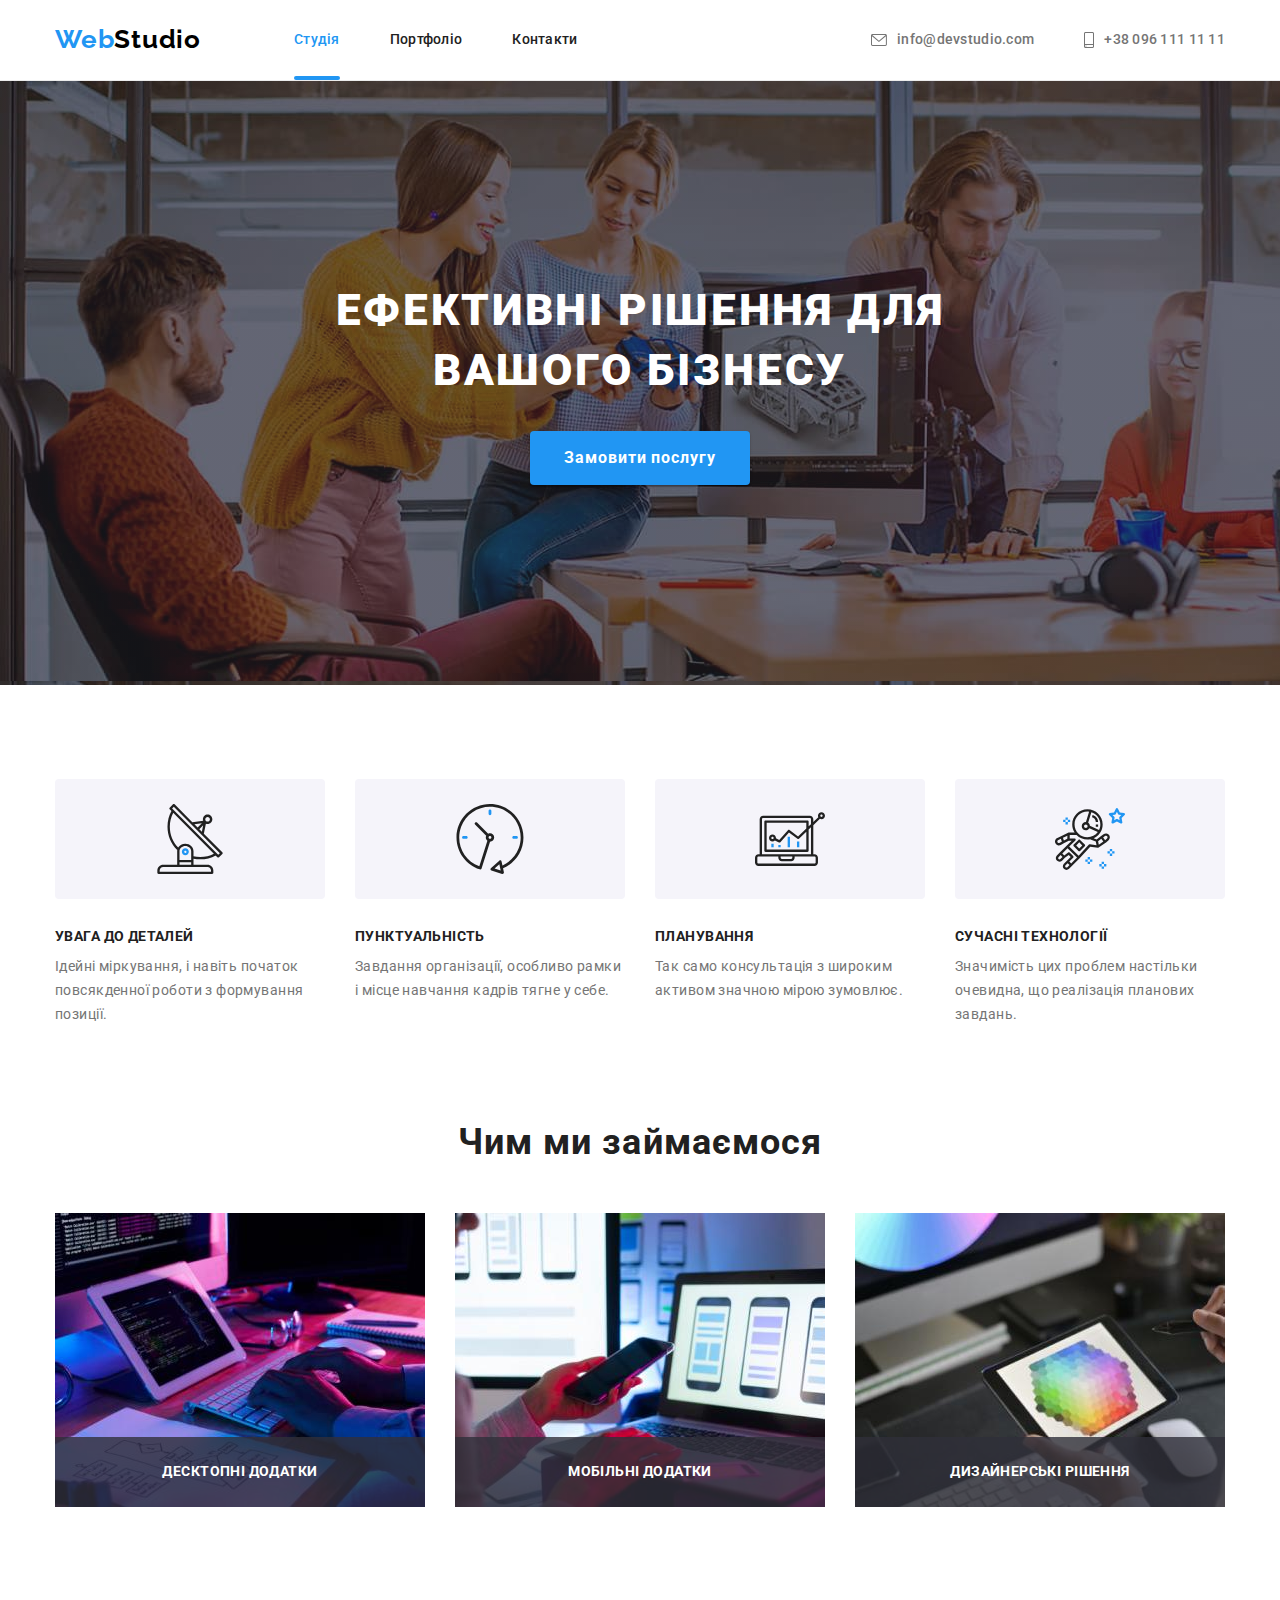
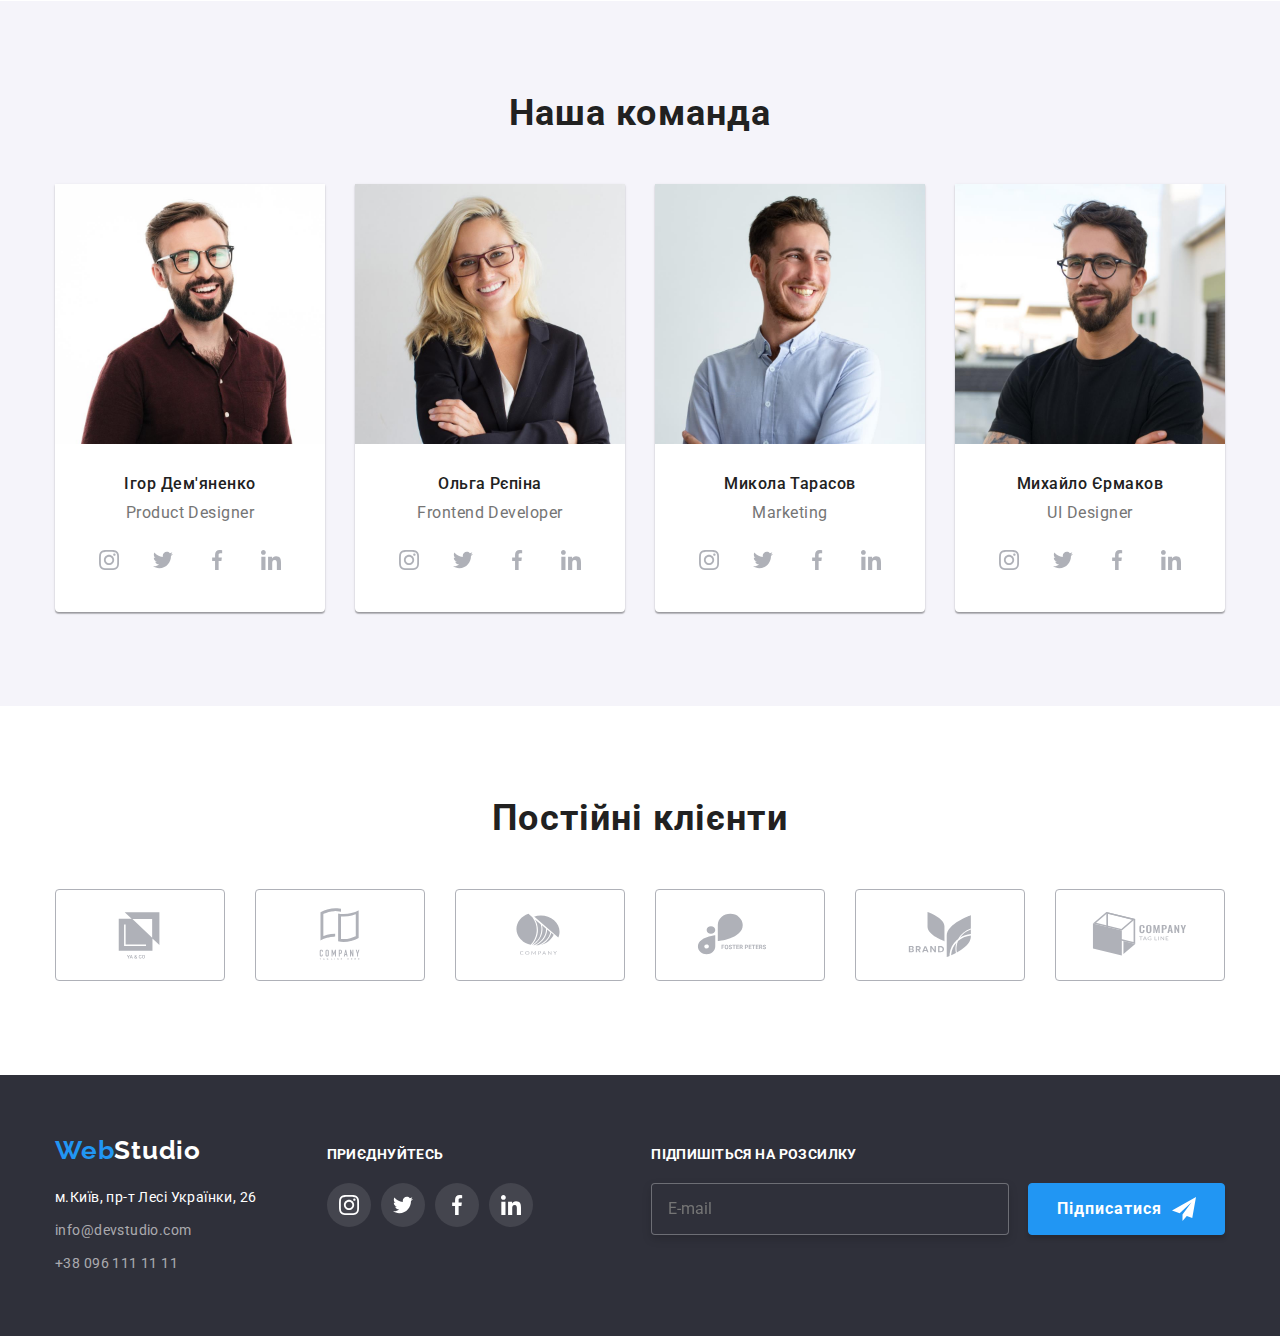
<file: index.html>
<!DOCTYPE html>
<html lang="uk">
  <head>
    <meta charset="UTF-8" />
    <meta http-equiv="X-UA-Compatible" content="IE=edge" />
    <meta name="viewport" content="width=device-width, initial-scale=1.0" />
    <link
      href="https://fonts.googleapis.com/css2?family=Raleway:ital,wght@0,700;1,700&family=Roboto:ital,wght@0,400;0,500;0,700;0,900;1,400;1,500;1,700;1,900&display=swap"
      rel="stylesheet"
    />

    <link rel="stylesheet" href="./css/main.min.css"/>

    <title>Web Studio</title>
  </head>

  <body>
    <header class="header">
      <div class="container-header">
        <a href="index.html" class="header__logo"
          ><span class="header__web">Web</span><span class="header__studio">Studio</span></a
        >
        <nav class="header__navi">
          <ul class="header__list-nav">
            <li class="header__links">
              <a href="index.html" class="header__link-current">Студія</a>
            </li>
            <li class="header__links">
              <a href="portfolio.html" class="header__links">Портфоліо</a>
            </li>
            <li class="header__links"><a href="#" class="header__links">Контакти</a></li>
          </ul>
        </nav>

        <ul class="header__contacts-nav">
          <li class="header__contacts-item">
            <a href="mailto:info@devstudio.com" class="header__contacts">
              <svg class="header__mail-icon" width="16" height="12">
                <use href="./Images/sprite.svg#icon-envelope"></use>
              </svg>
              info@devstudio.com
            </a>
          </li>
          <li class="header__contacts-item">
            <a href="tel:+380961111111" class="header__contacts">
              <svg class="header__tel-icon" width="10" height="16">
                <use href="./Images/sprite.svg#icon-smartphone"></use>
              </svg>
              +38 096 111 11 11</a
            >
          </li>
        </ul>
      </div>
    </header>

    <main>
      <section class="hero">
        <!-- Hero -->
        <div class="hero__container">
          <h1 class="hero__slogan">ЕФЕКТИВНІ РІШЕННЯ ДЛЯ ВАШОГО БІЗНЕСУ</h1>

          <button type="button" class="hero__button" data-modal-open>
            Замовити послугу
          </button>
        </div>
      </section>

      <section class="section-qualities">
        <div class="qualities__container">
          <!-- Особливості -->
          <h2 class="visually-hidden">Особливості</h2>
          <ul class="qualities">
            <li class="qualities__reasons-item">
              <div class="qualities__icon">
                <svg class="qualities__icon-antenna" height="120" width="270">
                  <use href="./Images/sprite.svg#icon-antenna-1"></use>
                </svg>
              </div>
              <h3 class="qualities__set">УВАГА ДО ДЕТАЛЕЙ</h3>
              <p class="qualities__details">
                Ідейні міркування, і навіть початок повсякденної роботи з
                формування позиції.
              </p>
            </li>
            <li class="qualities__reasons-item">
              <div class="qualities__icon">
                <svg class="qualities__icon-clock" height="120" width="270">
                  <use href="./Images/sprite.svg#icon-clock-1"></use>
                </svg>
              </div>
              <h3 class="qualities__set">ПУНКТУАЛЬНІСТЬ</h3>
              <p class="qualities__details">
                Завдання організації, особливо рамки і місце навчання кадрів
                тягне у себе.
              </p>
            </li>
            <li class="qualities__reasons-item">
              <div class="qualities__icon">
                <svg class="qualities__icon-diagram" height="120" width="270">
                  <use href="./Images/sprite.svg#icon-diagram-1"></use>
                </svg>
              </div>
              <h3 class="qualities__set">ПЛАНУВАННЯ</h3>
              <p class="qualities__details">
                Так само консультація з широким активом значною мірою зумовлює.
              </p>
            </li>
            <li class="qualities__reasons-item">
              <div class="qualities__icon">
                <svg class="qualities__icon-astronaut" height="120" width="270">
                  <use href="./Images/sprite.svg#icon-astronaut-1"></use>
                </svg>
              </div>
              <h3 class="qualities__set">СУЧАСНІ ТЕХНОЛОГІЇ</h3>
              <p class="qualities__details">
                Значимість цих проблем настільки очевидна, що реалізація
                планових завдань.
              </p>
            </li>
          </ul>
        </div>
      </section>
      <section class="section__job">
        <div class="container__job">
          <!-- Чим ми займаємося -->
          <h2 class="directions__job">Чим ми займаємося</h2>
          <ul class="img__job">
            <li class="picture__job">
              <img
                class="image__job"
                src="./Images/box1.jpg"
                alt="Програмування"
                width="370" height="294"
              />
              <h3 class="title__job">Десктопні додатки</h3>
            </li>
            <li class="picture__job">
              <img
                class="image__job"
                src="./Images/box2.jpg"
                alt="Просування"
                width="370"
              />
              <h3 class="title__job">Мобільні додатки</h3>
            </li>
            <li class="picture__job">
              <img
                class="image__job"
                src="./Images/box3.jpg"
                alt="Дизайн"
                width="370"
              />
              <h3 class="title__job">Дизайнерські рішення</h3>
            </li>
          </ul>
        </div>
      </section>
      <section class="section-team">
        <div class="container-team">
          <!-- Наша команда -->
          <h2 class="directions-team">Наша команда</h2>

          <ul class="our-team">
            <li class="igor">
              <img
                class="image"
                src="./Images/img1.jpg"
                alt="Ігор"
                width="270"
              />
              <div class="team-desk">
                <h3 class="name">Ігор Дем'яненко</h3>
                <p class="job-title">Product Designer</p>
                <ul class="social-list">
                  <li class="social-item">
                    <a
                      href="#"
                      target="_blank"
                      rel="noopener noreferrer nofollow"
                      class="social-link"
                    >
                      <svg class="social-icon" width="20" height="20">
                        <use href="./Images/sprite.svg#icon-instagram-2"></use>
                      </svg>
                    </a>
                  </li>
                  <li class="social-item">
                    <a
                      href="#"
                      target="_blank"
                      rel="noopener noreferrer nofollow"
                      class="social-link"
                    >
                      <svg class="social-icon">
                        <use href="./Images/sprite.svg#icon-twitter-1"></use>
                      </svg>
                    </a>
                  </li>
                  <li class="social-item">
                    <a
                      href="#"
                      target="_blank"
                      rel="noopener noreferrer nofollow"
                      class="social-link"
                    >
                      <svg class="social-icon">
                        <use href="./Images/sprite.svg#icon-facebook-1"></use>
                      </svg>
                    </a>
                  </li>
                  <li class="social-item">
                    <a
                      href="#"
                      target="_blank"
                      rel="noopener noreferrer nofollow"
                      class="social-link"
                    >
                      <svg class="social-icon">
                        <use href="./Images/sprite.svg#icon-linkedin-1"></use>
                      </svg>
                    </a>
                  </li>
                </ul>
              </div>
            </li>
            <li class="olga">
              <img
                class="image"
                src="./Images/img2.jpg"
                alt="Ольга"
                width="270"
              />
              <div class="team-desk">
                <h3 class="name">Ольга Рєпіна</h3>
                <p class="job-title">Frontend Developer</p>
                <ul class="social-list">
                  <li class="social-item">
                    <a
                      href="#"
                      target="_blank"
                      rel="noopener noreferrer nofollow"
                      class="social-link"
                    >
                      <svg class="social-icon">
                        <use href="./Images/sprite.svg#icon-instagram-2"></use>
                      </svg>
                    </a>
                  </li>
                  <li class="social-item">
                    <a
                      href="#"
                      target="_blank"
                      rel="noopener noreferrer nofollow"
                      class="social-link"
                    >
                      <svg class="social-icon">
                        <use href="./Images/sprite.svg#icon-twitter-1"></use>
                      </svg>
                    </a>
                  </li>
                  <li class="social-item">
                    <a
                      href="#"
                      target="_blank"
                      rel="noopener noreferrer nofollow"
                      class="social-link"
                    >
                      <svg class="social-icon">
                        <use href="./Images/sprite.svg#icon-facebook-1"></use>
                      </svg>
                    </a>
                  </li>
                  <li class="social-item">
                    <a
                      href="#"
                      target="_blank"
                      rel="noopener noreferrer nofollow"
                      class="social-link"
                    >
                      <svg class="social-icon">
                        <use href="./Images/sprite.svg#icon-linkedin-1"></use>
                      </svg>
                    </a>
                  </li>
                </ul>
              </div>
            </li>

            <li class="mykola">
              <img
                class="image"
                src="./Images/img3.jpg"
                alt="Микола"
                width="270"
              />
              <div class="team-desk">
                <h3 class="name">Микола Тарасов</h3>
                <p class="job-title">Marketing</p>
                <ul class="social-list">
                  <li class="social-item">
                    <a
                      href="#"
                      target="_blank"
                      rel="noopener noreferrer nofollow"
                      class="social-link"
                    >
                      <svg class="social-icon">
                        <use href="./Images/sprite.svg#icon-instagram-2"></use>
                      </svg>
                    </a>
                  </li>
                  <li class="social-item">
                    <a
                      href="#"
                      target="_blank"
                      rel="noopener noreferrer nofollow"
                      class="social-link"
                    >
                      <svg class="social-icon">
                        <use href="./Images/sprite.svg#icon-twitter-1"></use>
                      </svg>
                    </a>
                  </li>
                  <li class="social-item">
                    <a
                      href="#"
                      target="_blank"
                      rel="noopener noreferrer nofollow"
                      class="social-link"
                    >
                      <svg class="social-icon">
                        <use href="./Images/sprite.svg#icon-facebook-1"></use>
                      </svg>
                    </a>
                  </li>
                  <li class="social-item">
                    <a
                      href="#"
                      target="_blank"
                      rel="noopener noreferrer nofollow"
                      class="social-link"
                    >
                      <svg class="social-icon">
                        <use href="./Images/sprite.svg#icon-linkedin-1"></use>
                      </svg>
                    </a>
                  </li>
                </ul>
              </div>
            </li>
            <li class="myhailo">
              <img
                class="image"
                src="./Images/img4.jpg"
                alt="Михайло"
                width="270"
              />
              <div class="team-desk">
                <h3 class="name">Михайло Єрмаков</h3>
                <p class="job-title">UI Designer</p>
                <ul class="social-list">
                  <li class="social-item">
                    <a
                      href="#"
                      target="_blank"
                      rel="noopener noreferrer nofollow"
                      class="social-link"
                    >
                      <svg class="social-icon">
                        <use href="./Images/sprite.svg#icon-instagram-2"></use>
                      </svg>
                    </a>
                  </li>
                  <li class="social-item">
                    <a
                      href="#"
                      target="_blank"
                      rel="noopener noreferrer nofollow"
                      class="social-link"
                    >
                      <svg class="social-icon">
                        <use href="./Images/sprite.svg#icon-twitter-1"></use>
                      </svg>
                    </a>
                  </li>
                  <li class="social-item">
                    <a
                      href="#"
                      target="_blank"
                      rel="noopener noreferrer nofollow"
                      class="social-link"
                    >
                      <svg class="social-icon">
                        <use href="./Images/sprite.svg#icon-facebook-1"></use>
                      </svg>
                    </a>
                  </li>
                  <li class="social-item">
                    <a
                      href="#"
                      target="_blank"
                      rel="noopener noreferrer nofollow"
                      class="social-link"
                    >
                      <svg class="social-icon">
                        <use href="./Images/sprite.svg#icon-linkedin-1"></use>
                      </svg>
                    </a>
                  </li>
                </ul>
              </div>
            </li>
          </ul>
        </div>
      </section>
      <!-- Постійні клієнти -->
      <section class="section-clients">
        <div class="container-clients">
          <h2 class="directions-clients">Постійні клієнти</h2>

          <ul class="client-list">
            <li class="client-card">
              <a
                href="#"
                target="_blank"
                rel="noopener noreferrer nofollow"
                class="client-link"
              >
                <svg class="client-icon">
                  <use href="./Images/sprite.svg#icon-logo-1"></use>
                </svg>
              </a>
            </li>

            <li class="client-card">
              <a
                href="#"
                target="_blank"
                rel="noopener noreferrer nofollow"
                class="client-link"
              >
                <svg class="client-icon">
                  <use href="./Images/sprite.svg#icon-logo-2"></use>
                </svg>
              </a>
            </li>

            <li class="client-card">
              <a
                href="#"
                target="_blank"
                rel="noopener noreferrer nofollow"
                class="client-link"
              >
                <svg class="client-icon">
                  <use href="./Images/sprite.svg#icon-logo-3"></use>
                </svg>
              </a>
            </li>
            <li class="client-card">
              <a
                href="#"
                target="_blank"
                rel="noopener noreferrer nofollow"
                class="client-link"
              >
                <svg class="client-icon">
                  <use href="./Images/sprite.svg#icon-logo-4"></use>
                </svg>
              </a>
            </li>
            <li class="client-card">
              <a
                href="#"
                target="_blank"
                rel="noopener noreferrer nofollow"
                class="client-link"
              >
                <svg class="client-icon">
                  <use href="./Images/sprite.svg#icon-logo-5"></use>
                </svg>
              </a>
            </li>
            <li class="client-card">
              <a
                href="#"
                target="_blank"
                rel="noopener noreferrer nofollow"
                class="client-link"
              >
                <svg class="client-icon">
                  <use href="./Images/sprite.svg#icon-logo-6"></use>
                </svg>
              </a>
            </li>
          </ul>
        </div>
      </section>
    </main>

    <!-- Footer -->
    <footer class="footer">
      <div class="container-footer">
        <div>
          <a href="index.html" class="footer-logo"
            ><span class="web">Web</span
            ><span class="studio-bottom">Studio</span></a
          >
          <address class="ad-footer">
            <ul class="nav-footer">
              <li class="address">
                <a
                  href="https://goo.gl/maps/awNCZumQ9NyzGQ6t8"
                  target="_blank"
                  rel="noopener noreferrer"
                  class="address-map"
                  >м.Київ, пр-т Лесі Українки, 26</a
                >
              </li>
              <li class="email">
                <a href="mailto:info@devstudio.com" class="email"
                  >info@devstudio.com</a
                >
              </li>
              <li class="tel">
                <a href="tel:+380961111111" class="tel">+38 096 111 11 11</a>
              </li>
            </ul>
          </address>
        </div>
        <div class="social-footer">
          <b class="title-net">ПРИЄДНУЙТЕСЬ</b>

          <ul class="footer-social-list">
            <li class="footer-social-item">
              <a
                href="#"
                target="_blank"
                rel="noopener noreferrer nofollow"
                class="footer-social-link"
              >
                <svg class="footer-social-icon">
                  <use href="./Images/sprite.svg#icon-instagram-2"></use>
                </svg>
              </a>
            </li>
            <li class="footer-social-item">
              <a
                href="#"
                target="_blank"
                rel="noopener noreferrer nofollow"
                class="footer-social-link"
              >
                <svg class="footer-social-icon">
                  <use href="./Images/sprite.svg#icon-twitter-1"></use>
                </svg>
              </a>
            </li>
            <li class="footer-social-item">
              <a
                href="#"
                target="_blank"
                rel="noopener noreferrer nofollow"
                class="footer-social-link"
              >
                <svg class="footer-social-icon">
                  <use href="./Images/sprite.svg#icon-facebook-1"></use>
                </svg>
              </a>
            </li>
            <li class="footer-social-item">
              <a
                href="#"
                target="_blank"
                rel="noopener noreferrer nofollow"
                class="footer-social-link"
              >
                <svg class="footer-social-icon">
                  <use href="./Images/sprite.svg#icon-linkedin-1"></use>
                </svg>
              </a>
            </li>
          </ul>
        </div>

                <!-- Subscribe form -->

        <div class="footer-subscribe">
          <p class="subscribe-title">Підпишіться на розсилку</p>
            <form>
              <label class="subscribe-label">
                <input type="email" class="subscribe-input" name="subscribe-input" placeholder="E-mail">  
              </label>
                    
              <button class="subscribe-btn" type="submit">Підписатися<svg class="icon-send" width="24" height="24">
                    <use href="./Images/sprite.svg#icon-telegram"></use>
                  </svg> 
              </button>
            </form>
        </div>
      </div>
    </footer>

        <!-- Modal window -->
<div class="backdrop is-hidden" data-modal>
    <div class="modal">
      <button type="button" class="close-button" data-modal-close>
          <svg class="modal-close-icon" width="18" height="18">
            <use href="./Images/sprite.svg#icon-close-short"></use>
          </svg>
      </button>

 <!-- Form for order -->

      <p class="form-title">Залиште свої дані, ми вам передзвонимо</p>
      <form class="form">
 
        <label  class="form-label">Ім'я
          <input type="text" name="name" class="form-input" />
            <span class="form-icon">
              <svg width="18" height="18">
                <use href="./Images/sprite.svg#icon-person-black-18dp-1"></use>
              </svg>
            </span>
        </label>

  <label class="form-label">Телефон<input type="tel" name="phone" class="form-input"/>
    <span class="form-icon">
      <svg width="18" height="18">
        <use href="./Images/sprite.svg#icon-phone-black-18dp-1"></use>
      </svg>
    </span>
  </label>

  <label  class="form-label">Пошта<input type="email" name="email" class="form-input"/>
    <span class="form-icon">
      <svg width="18" height="18">
        <use href="./Images/sprite.svg#icon-email-black-18dp-1"></use>
      </svg>
    </span>
  </label>

  <label  class="form-label">Коментар
    <textarea
      class="feedback"
      name="feedback"
      cols="30"
      rows="10"
      placeholder="Введіть текст"
    ></textarea>
  </label>

  <label class="checkbox-label">
    <input
      type="checkbox"
      class="checkbox"
      name="checkbox"
    />
    <svg class="check-icon" width="16" height="15">
        <use class="check-border" href="./Images/sprite.svg#icon-checkbox-black"></use>
        <use class="check" href="./Images/sprite.svg#icon-checkbox-blue"></use>
      </svg> 
    <span class="agree"> Погоджуюся з розсилкою та приймаю <a class="conditions" href="">Умови договору</a></span>
  </label>

  <button class="btn-submit" type="submit">Відправити</button>
</form>
</div>
</div>



       <!-- Script for modal window -->
    <script src="./js/modal.js"></script>
  </body>
</html>
</file>
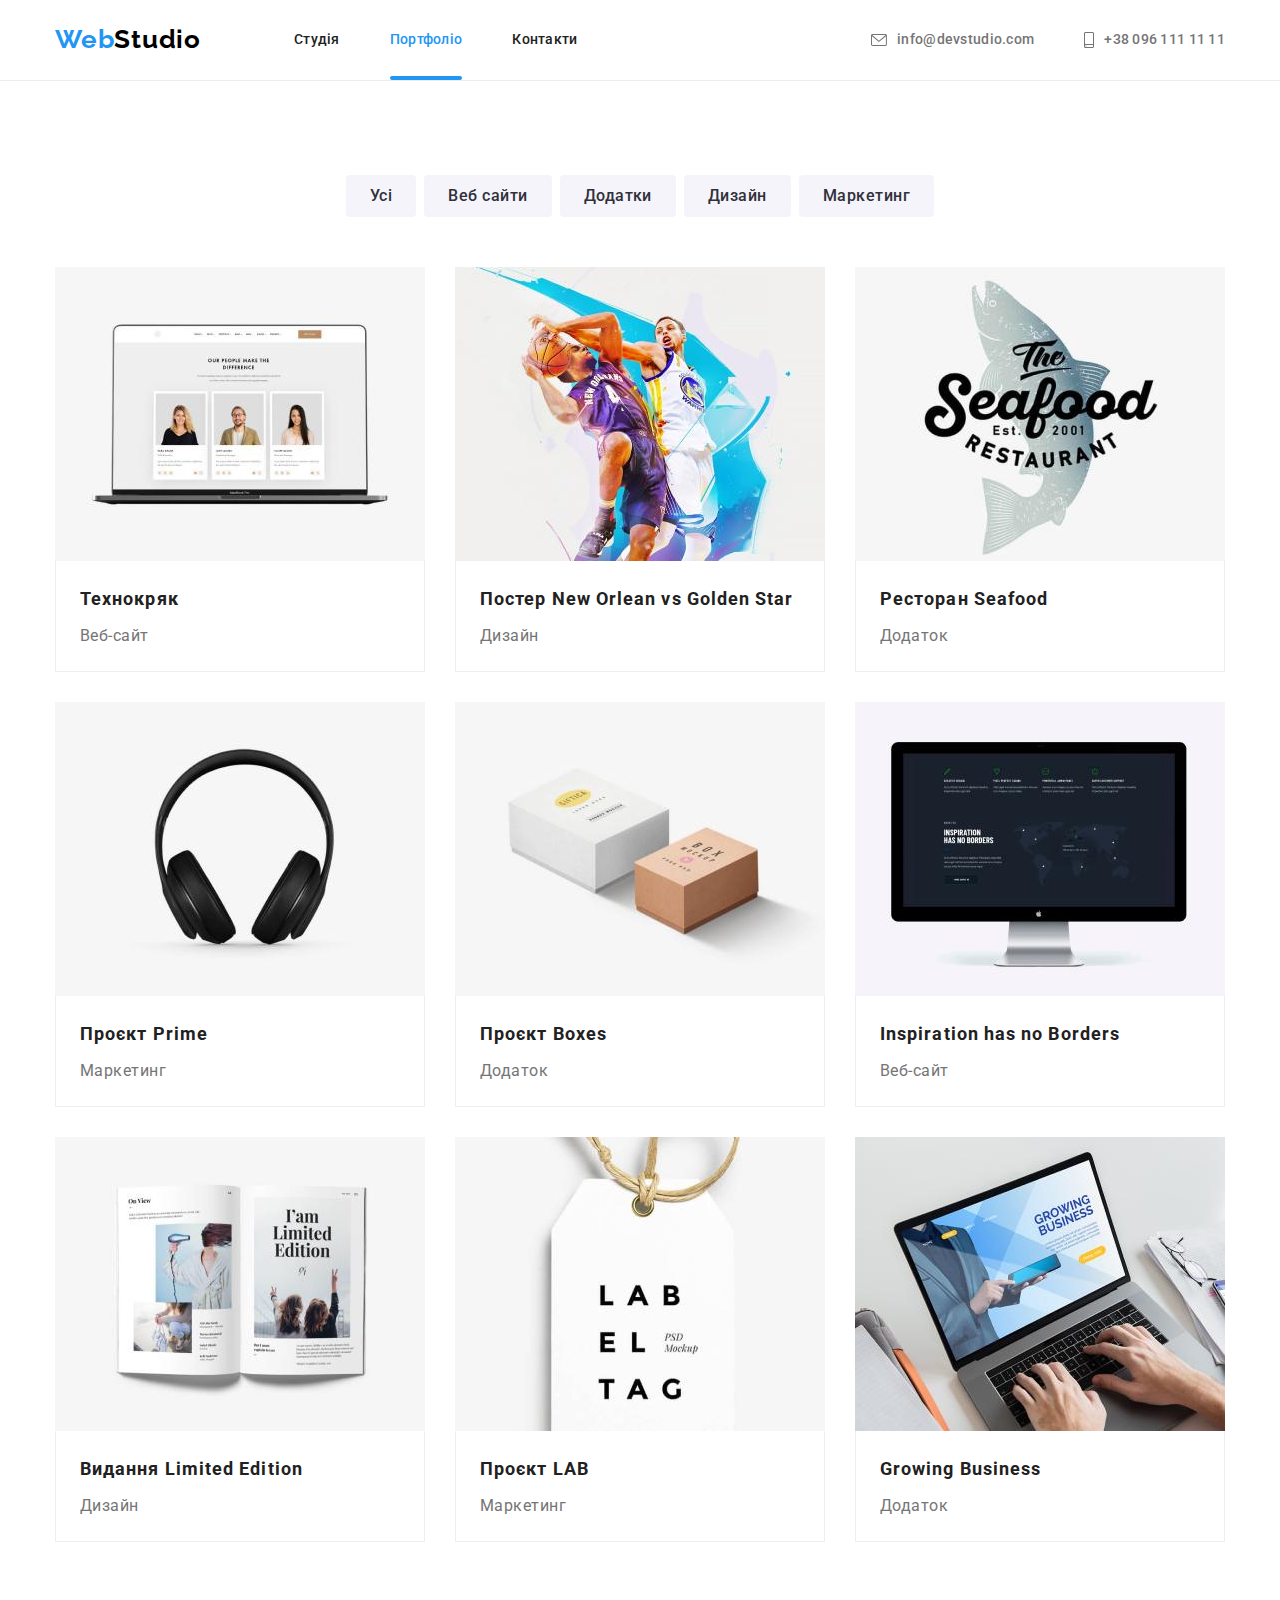
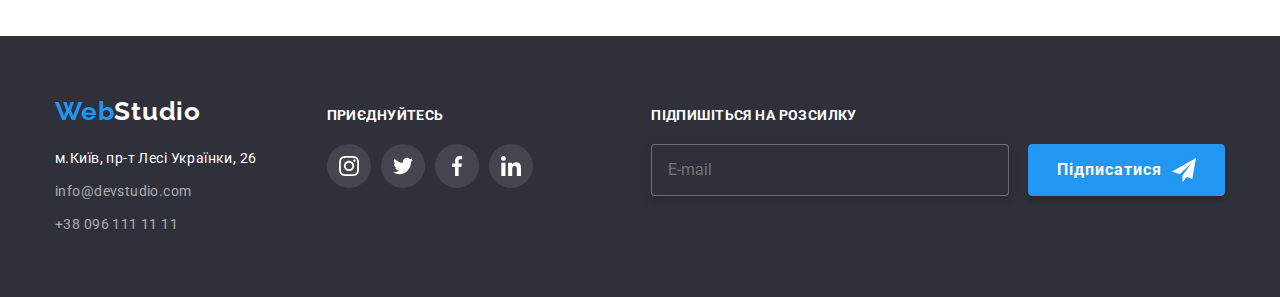
<file: portfolio.html>
<!DOCTYPE html>
<html lang="uk">
  <head>
    <meta charset="UTF-8" />
    <meta http-equiv="X-UA-Compatible" content="IE=edge" />
    <meta name="viewport" content="width=device-width, initial-scale=1.0" />
    <link
      href="https://fonts.googleapis.com/css2?family=Raleway:ital,wght@0,700;1,700&family=Roboto:ital,wght@0,400;0,500;0,700;0,900;1,400;1,500;1,700;1,900&display=swap"
      rel="stylesheet"
    />
    
    <link rel="stylesheet" href="./css/main.min.css" />
    <title>Web Studio</title>
  </head>

  <body>
      <header class="header">
      <div class="container-header">
        <a href="index.html" class="header__logo"
          ><span class="header__web">Web</span><span class="header__studio">Studio</span></a
        >

        <nav class="header__navi">
          <ul class="header__list-nav">
            <li class="header__links"><a href="index.html" class="header__links">Студія</a></li>
            <li class="header__links">
              <a href="portfolio.html" class="header__link-current">Портфоліо</a>
            </li>
            <li class="header__links"><a href="#" class="header__links">Контакти</a></li>
          </ul>
        </nav>

        <ul class="header__contacts-nav">
          <li class="header__contacts-item">
            <a href="mailto:info@devstudio.com" class="header__contacts">
              <svg class="header__mail-icon" width="16" height="12">
                <use href="./Images/sprite.svg#icon-envelope"></use>
              </svg>
              info@devstudio.com
            </a>
          </li>
          <li class="header__contacts-item">
            <a href="tel:+380961111111" class="header__contacts">
              <svg class="header__tel-icon" width="10" height="16">
                <use href="./Images/sprite.svg#icon-smartphone"></use>
              </svg>
              +38 096 111 11 11</a
            >
          </li>
        </ul>
      </div>
    </header>

    <main>
      <!-- Фільтри з кнопками -->
      <section class="section-portfolio">
        <div class="container-portfolio">
          <h1 class="visually-hidden">Портфоліо</h1>
          <ul class="nav-buttons">
            <li>
              <button type="button" class="nav-button">Усі</button>
            </li>
            <li>
              <button type="button" class="nav-button">Веб сайти</button>
            </li>
            <li>
              <button type="button" class="nav-button">Додатки</button>
            </li>
            <li>
              <button type="button" class="nav-button">Дизайн</button>
            </li>
            <li>
              <button type="button" class="nav-button">Маркетинг</button>
            </li>
          </ul>

          <!-- Проекти -->

          <ul class="nav-projects">
            <li class="project-item">
              <a
                href="#"
                target="_blank"
                rel="noopener noreferrer nofollow"
                class="project-link"
              >
                <div class="box">
                  <img
                    class="image"
                    src="./Images/project1.jpg"
                    alt="Технокряк"
                    width="370"
                    height="294"
                  />
                  <div class="overlay">
                    <p class="overlay-text>">
                      Ресурс пропонує комплексні пропозиції з різним рівнем
                      функціоналу та сервісів. Все це дозволить відвідувачу
                      отримати вичерпні відомості про компанію чи приватну
                      особу.
                    </p>
                  </div>
                </div>

                <div class="gallery-desk">
                  <h3 class="project">Технокряк</h3>
                  <p class="project-title">Веб-сайт</p>
                </div>
              </a>
            </li>
            <li class="project-item">
              <a
                href="#"
                target="_blank"
                rel="noopener noreferrer nofollow"
                class="project-link"
              >
                <div class="box">
                  <img
                    class="image"
                    src="./Images/project2.jpg"
                    alt="Постер New Orlean vs Golden Star"
                    width="370"
                    height="294"
                  />
                  <div class="overlay">
                    <p class="overlay-text>">
                      Ресурс пропонує комплексні пропозиції з різним рівнем
                      функціоналу та сервісів. Все це дозволить відвідувачу
                      отримати вичерпні відомості про компанію чи приватну
                      особу.
                    </p>
                  </div>
                </div>
                <div class="gallery-desk">
                  <h3 class="project">Постер New Orlean vs Golden Star</h3>
                  <p class="project-title">Дизайн</p>
                </div>
              </a>
            </li>
            <li class="project-item">
              <a
                href="#"
                target="_blank"
                rel="noopener noreferrer nofollow"
                class="project-link"
              >
                <div class="box">
                  <img
                    class="image"
                    src="./Images/project3.jpg"
                    alt="Ресторан Seafood"
                    width="370"
                    height="294"
                  />
                  <div class="overlay">
                    <p class="overlay-text>">
                      Ресурс пропонує комплексні пропозиції з різним рівнем
                      функціоналу та сервісів. Все це дозволить відвідувачу
                      отримати вичерпні відомості про компанію чи приватну
                      особу.
                    </p>
                  </div>
                </div>
                <div class="gallery-desk">
                  <h3 class="project">Ресторан Seafood</h3>
                  <p class="project-title">Додаток</p>
                </div>
              </a>
            </li>
            <li class="project-item">
              <a
                href="#"
                target="_blank"
                rel="noopener noreferrer nofollow"
                class="project-link"
              >
                <div class="box">
                  <img
                    class="image"
                    src="./Images/project4.jpg"
                    alt="Проєкт Prime"
                    width="370"
                    height="294"
                  />
                  <div class="overlay">
                    <p class="overlay-text>">
                      Ресурс пропонує комплексні пропозиції з різним рівнем
                      функціоналу та сервісів. Все це дозволить відвідувачу
                      отримати вичерпні відомості про компанію чи приватну
                      особу.
                    </p>
                  </div>
                </div>

                <div class="gallery-desk">
                  <h3 class="project">Проєкт Prime</h3>
                  <p class="project-title">Маркетинг</p>
                </div>
              </a>
            </li>
            <li class="project-item">
              <a
                href="#"
                target="_blank"
                rel="noopener noreferrer nofollow"
                class="project-link"
              >
                <div class="box">
                  <img
                    class="image"
                    src="./Images/project5.jpg"
                    alt="Проєкт Boxes"
                    width="370"
                    height="294"
                  />
                  <div class="overlay">
                    <p class="overlay-text>">
                      Ресурс пропонує комплексні пропозиції з різним рівнем
                      функціоналу та сервісів. Все це дозволить відвідувачу
                      отримати вичерпні відомості про компанію чи приватну
                      особу.
                    </p>
                  </div>
                </div>
                <div class="gallery-desk">
                  <h3 class="project">Проєкт Boxes</h3>
                  <p class="project-title">Додаток</p>
                </div>
              </a>
            </li>
            <li class="project-item">
              <a
                href="#"
                target="_blank"
                rel="noopener noreferrer nofollow"
                class="project-link"
              >
                <div class="box">
                  <img
                    class="image"
                    src="./Images/project6.jpg"
                    alt="Inspiration has no Borders"
                    width="370"
                    height="294"
                  />
                  <div class="overlay">
                    <p class="overlay-text>">
                      Ресурс пропонує комплексні пропозиції з різним рівнем
                      функціоналу та сервісів. Все це дозволить відвідувачу
                      отримати вичерпні відомості про компанію чи приватну
                      особу.
                    </p>
                  </div>
                </div>
                <div class="gallery-desk">
                  <h3 class="project">Inspiration has no Borders</h3>
                  <p class="project-title">Веб-сайт</p>
                </div>
              </a>
            </li>
            <li class="project-item">
              <a
                href="#"
                target="_blank"
                rel="noopener noreferrer nofollow"
                class="project-link"
              >
                <div class="box">
                  <img
                    class="image"
                    src="./Images/project7.jpg"
                    alt="Видання Limited Edition"
                    width="370"
                    height="294"
                  />
                  <div class="overlay">
                    <p class="overlay-text>">
                      Ресурс пропонує комплексні пропозиції з різним рівнем
                      функціоналу та сервісів. Все це дозволить відвідувачу
                      отримати вичерпні відомості про компанію чи приватну
                      особу.
                    </p>
                  </div>
                </div>

                <div class="gallery-desk">
                  <h3 class="project">Видання Limited Edition</h3>
                  <p class="project-title">Дизайн</p>
                </div>
              </a>
            </li>
            <li class="project-item">
              <a
                href="#"
                target="_blank"
                rel="noopener noreferrer nofollow"
                class="project-link"
              >
                <div class="box">
                  <img
                    class="image"
                    src="./Images/project8.jpg"
                    alt="Проєкт LAB"
                    width="370"
                    height="294"
                  />
                  <div class="overlay">
                    <p class="overlay-text>">
                      Ресурс пропонує комплексні пропозиції з різним рівнем
                      функціоналу та сервісів. Все це дозволить відвідувачу
                      отримати вичерпні відомості про компанію чи приватну
                      особу.
                    </p>
                  </div>
                </div>

                <div class="gallery-desk">
                  <h3 class="project">Проєкт LAB</h3>
                  <p class="project-title">Маркетинг</p>
                </div>
              </a>
            </li>
            <li class="project-item">
              <a
                href="#"
                target="_blank"
                rel="noopener noreferrer nofollow"
                class="project-link"
              >
                <div class="box">
                  <img
                    class="image"
                    src="./Images/project9.jpg"
                    alt="Growing Business"
                    width="370"
                    height="294"
                  />
                  <div class="overlay">
                    <p class="overlay-text>">
                      Ресурс пропонує комплексні пропозиції з різним рівнем
                      функціоналу та сервісів. Все це дозволить відвідувачу
                      отримати вичерпні відомості про компанію чи приватну
                      особу.
                    </p>
                  </div>
                </div>

                <div class="gallery-desk">
                  <h3 class="project">Growing Business</h3>
                  <p class="project-title">Додаток</p>
                </div>
              </a>
            </li>
          </ul>
        </div>
      </section>
    </main>

    <!-- Footer -->
    <footer class="footer">
      <div class="container-footer">
        <div>
          <a href="index.html" class="footer-logo"
            ><span class="web">Web</span
            ><span class="studio-bottom">Studio</span></a
          >
          <address class="ad-footer">
            <ul class="nav-footer">
              <li class="address">
                <a
                  href="https://goo.gl/maps/awNCZumQ9NyzGQ6t8"
                  target="_blank"
                  rel="noopener noreferrer"
                  class="address-map"
                  >м.Київ, пр-т Лесі Українки, 26</a
                >
              </li>
              <li class="email">
                <a href="mailto:info@devstudio.com" class="email"
                  >info@devstudio.com</a
                >
              </li>
              <li class="tel">
                <a href="tel:+380961111111" class="tel">+38 096 111 11 11</a>
              </li>
            </ul>
          </address>
        </div>
        <div class="social-footer">
          <b class="title-net">ПРИЄДНУЙТЕСЬ</b>

          <ul class="footer-social-list">
            <li class="footer-social-item">
              <a
                href="#"
                target="_blank"
                rel="noopener noreferrer nofollow"
                class="footer-social-link"
              >
                <svg class="footer-social-icon">
                  <use href="./Images/sprite.svg#icon-instagram-2"></use>
                </svg>
              </a>
            </li>
            <li class="footer-social-item">
              <a
                href="#"
                target="_blank"
                rel="noopener noreferrer nofollow"
                class="footer-social-link"
              >
                <svg class="footer-social-icon">
                  <use href="./Images/sprite.svg#icon-twitter-1"></use>
                </svg>
              </a>
            </li>
            <li class="footer-social-item">
              <a
                href="#"
                target="_blank"
                rel="noopener noreferrer nofollow"
                class="footer-social-link"
              >
                <svg class="footer-social-icon">
                  <use href="./Images/sprite.svg#icon-facebook-1"></use>
                </svg>
              </a>
            </li>
            <li class="footer-social-item">
              <a
                href="#"
                target="_blank"
                rel="noopener noreferrer nofollow"
                class="footer-social-link"
              >
                <svg class="footer-social-icon">
                  <use href="./Images/sprite.svg#icon-linkedin-1"></use>
                </svg>
              </a>
            </li>
          </ul>
        </div>
               <!-- Subscribe form -->

               <div class="footer-subscribe">
                <p class="subscribe-title">Підпишіться на розсилку</p>
                  <form>
                    <label class="subscribe-label">
                      <input type="email" class="subscribe-input" name="subscribe-input" placeholder="E-mail">  
                    </label>
                          
                    <button class="subscribe-btn" type="submit">Підписатися<svg class="icon-send" width="24" height="24">
                          <use href="./Images/sprite.svg#icon-telegram"></use>
                        </svg> 
                    </button>
                  </form>
              </div>

      </div>
    </footer>
  </body>
</html>
</file>
<file: css/main.min.css>
/*! modern-normalize v1.1.0 | MIT License | https://github.com/sindresorhus/modern-normalize */*,::before,::after{-webkit-box-sizing:border-box;box-sizing:border-box}html{line-height:1.15;-webkit-text-size-adjust:100%;-moz-tab-size:4;-o-tab-size:4;tab-size:4}body{margin:0;font-family:system-ui,-apple-system,"Segoe UI",Roboto,Helvetica,Arial,sans-serif,"Apple Color Emoji","Segoe UI Emoji"}hr{height:0;color:inherit}abbr[title]{-webkit-text-decoration:underline dotted;text-decoration:underline dotted}b,strong{font-weight:bolder}code,kbd,samp,pre{font-family:ui-monospace,SFMono-Regular,Consolas,"Liberation Mono",Menlo,monospace;font-size:1em}small{font-size:80%}sub,sup{font-size:75%;line-height:0;position:relative;vertical-align:baseline}sub{bottom:-0.25em}sup{top:-0.5em}table{text-indent:0;border-color:inherit}button,input,optgroup,select,textarea{font-family:inherit;font-size:100%;line-height:1.15;margin:0}button,select{text-transform:none}button,[type=button],[type=reset],[type=submit]{-webkit-appearance:button}::-moz-focus-inner{border-style:none;padding:0}:-moz-focusring{outline:1px dotted ButtonText}:-moz-ui-invalid{box-shadow:none}legend{padding:0}progress{vertical-align:baseline}::-webkit-inner-spin-button,::-webkit-outer-spin-button{height:auto}[type=search]{-webkit-appearance:textfield;outline-offset:-2px}::-webkit-search-decoration{-webkit-appearance:none}::-webkit-file-upload-button{-webkit-appearance:button;font:inherit}summary{display:list-item}:root{--primary-black-color: #000000;--hero-black-color: #2f303a;--hero-grey-color: #c4c4c4;--primary-text-color: #212121;--title-text-color: #212121;--accent-color: #2196f3;--active-button-color: #188ce8;--primary-white-color: #ffffff;--our-team-white: #f5f4fa;--primary-grey-color: #757575;--solid-white-color: #eeeeee;--border-white-color: #ececec;--primary-icon-color: #afb1b8;--text-color-footer: rgba(255, 255, 255, 0.6);--text-color-placeholder: rgba(117, 117, 117, 0.5);--card-shadow: 0px 1px 3px rgba(0, 0, 0, 0.12), 0px 1px 1px rgba(0, 0, 0, 0.14), 0px 2px 1px rgba(0, 0, 0, 0.2);--card-shadow-portfolio: 0px 3px 1px rgba(0, 0, 0, 0.1), 0px 1px 2px rgba(0, 0, 0, 0.08), 0px 2px 2px rgba(0, 0, 0, 0.12);--shadow-form-button: 0px 4px 4px rgba(0, 0, 0, 0.15);--card-projects-portfolio: 0px 4px 4px rgba(0, 0, 0, 0.25);--project-item-shadow: 0px 4px 4px rgba(0, 0, 0, 0.25);--box-overlay-color: rgba(33, 150, 243, 0.9);--box-overlay-shadow: 0px 4px 4px rgba(0, 0, 0, 0.25);--border-form-order: 1px solid rgba(33, 33, 33, 0.2);--transition-speed: 250ms cubic-bezier(0.4, 0, 0.2, 1)}body{font-family:Roboto,sans-serif,Raleway;background-color:var(--primary-white-color);color:var(--primary-text-color);letter-spacing:.3em;font-size:14px}h1,h2,h3,h4,h5,h6,p{margin:0}ul{margin:0;padding:0}img{max-width:100%;display:block}.header{background:var(--primary-white-color);margin-right:auto;margin-left:auto;border-bottom:1px solid var(--border-white-color)}.container-header{max-width:1200px;margin-left:auto;margin-right:auto;padding-left:15px;padding-right:15px}.container-header{display:-webkit-box;display:-ms-flexbox;display:flex}.header__logo{text-decoration:none;font-family:"Raleway";font-weight:700;font-size:26px;line-height:1.19;letter-spacing:.03em;margin-top:24px;margin-bottom:25px}.header__web{color:var(--accent-color)}.header__studio{color:var(--primary-black-color)}.header__navi{margin-left:93px}.header__contacts{color:var(--primary-grey-color);display:-webkit-inline-box;display:-ms-inline-flexbox;display:inline-flex;-webkit-box-align:center;-ms-flex-align:center;align-items:center;-webkit-transition:color var(--transition-speed);transition:color var(--transition-speed)}.header__list-nav,.header__contacts-nav,.header__contacts-item{list-style:none;margin-left:auto;gap:50px;display:-webkit-box;display:-ms-flexbox;display:flex}.header__links,.header__link-current,.header__contacts{font-weight:500;font-size:14px;line-height:1.14;letter-spacing:.02em;text-decoration:none;padding-top:32px;padding-bottom:32px}a.header__contacts:hover,a.header__contacts:focus{color:var(--accent-color);fill:var(--accent-color)}a.header__links:hover,a.header__links:focus{color:var(--accent-color)}a.header__links{color:var(--primary-text-color);-webkit-transition:color var(--transition-speed);transition:color var(--transition-speed)}.header__link-current{color:var(--accent-color);position:relative}.header__link-current::after{position:absolute;display:block;content:"";width:100%;height:4px;border-radius:2px;bottom:-1px;background-color:var(--accent-color)}.header__mail-icon,.header__tel-icon{margin-right:10px;-webkit-box-align:center;-ms-flex-align:center;align-items:center;fill:currentColor}.header__mail-icon:hover,.header__mail-icon:focus{fill:var(--accent-color)}.hero{background:var(--hero-grey-color);text-align:center;max-width:1600px;padding-bottom:200px;padding-top:200px;margin-right:auto;margin-left:auto;background-image:-webkit-gradient(linear, left top, right top, from(rgba(47, 48, 58, 0.4)), to(rgba(47, 48, 58, 0.4))),url(../Images/overlay.jpg);background-image:linear-gradient(to right, rgba(47, 48, 58, 0.4), rgba(47, 48, 58, 0.4)),url(../Images/overlay.jpg)}.hero__container{max-width:1200px;margin-left:auto;margin-right:auto;padding-left:15px;padding-right:15px}.hero__slogan{font-weight:900;font-size:44px;line-height:1.36;letter-spacing:.06em;text-transform:uppercase;color:var(--primary-white-color);max-width:696px;margin-bottom:30px;margin-left:auto;margin-right:auto}.hero__button:hover,.hero__button:focus{background:#188ce8;-webkit-box-shadow:0px 4px 4px rgba(0,0,0,.15);box-shadow:0px 4px 4px rgba(0,0,0,.15);border-radius:4px}.hero__button{cursor:pointer;background-color:var(--accent-color);color:var(--primary-white-color);-webkit-box-shadow:var(--card-shadow);box-shadow:var(--card-shadow);-webkit-transition:background var(--transition-speed);transition:background var(--transition-speed);border-radius:4px;border-color:rgba(0,0,0,0);font-family:inherit;font-weight:700;font-size:16px;line-height:1.88;text-align:center;letter-spacing:.06em;padding:10px 32px}.section-qualities{margin-right:auto;margin-left:auto;padding-top:94px}.qualities__container{max-width:1200px;margin-left:auto;margin-right:auto;padding-left:15px;padding-right:15px}.visually-hidden{position:absolute;clip:rect(0 0 0 0);width:1px;height:1px;margin:-1px}.qualities{list-style:none;display:-webkit-box;display:-ms-flexbox;display:flex;-ms-flex-wrap:wrap;flex-wrap:wrap;-webkit-box-pack:justify;-ms-flex-pack:justify;justify-content:space-between;gap:30px}.qualities__reasons-item{width:270px}.qualities__icon{width:270px;height:120px;display:-webkit-box;display:-ms-flexbox;display:flex;-webkit-box-align:center;-ms-flex-align:center;align-items:center;-webkit-box-pack:center;-ms-flex-pack:center;justify-content:center;margin-bottom:30px;background-color:var(--our-team-white);border-radius:4px}.qualities__details{line-height:1.71;letter-spacing:.03em;color:var(--primary-grey-color)}.qualities__icon-antenna,.qualities__icon-clock,.qualities__icon-diagram,.qualities__icon-astronaut{height:70px;width:70px}.qualities__set{font-weight:700;font-size:14px;line-height:1.14;letter-spacing:.03em;text-transform:uppercase;margin-bottom:10px;color:var(--primary-text-color)}.section__job{padding-bottom:94px;padding-top:94px;margin-right:auto;margin-left:auto}.container__job{display:block;max-width:1200px;margin-left:auto;margin-right:auto;padding-left:15px;padding-right:15px}.directions__job{font-weight:700;font-size:36px;line-height:1.17;text-align:center;letter-spacing:.03em;margin-bottom:50px;color:var(--primary-text-color)}.img__job{list-style:none;display:-webkit-box;display:-ms-flexbox;display:flex;-ms-flex-wrap:wrap;flex-wrap:wrap;-webkit-box-pack:center;-ms-flex-pack:center;justify-content:center;gap:30px;padding-left:0px}.picture__job{position:relative}.title__job{width:100%;position:absolute;bottom:0;left:0;padding:27px 0px;font-weight:bold;font-size:14px;line-height:1.14;letter-spacing:.03em;text-align:center;text-transform:uppercase;color:var(--primary-white-color);background-color:rgba(47,48,58,.8);padding:27px 0}.section-team{background:var(--our-team-white);padding-bottom:94px;padding-top:94px;margin-right:auto;margin-left:auto}.section-team{display:block;margin-right:auto;margin-left:auto;padding-top:91px;padding-bottom:94px}.container-team{max-width:1200px;margin-left:auto;margin-right:auto;padding-left:15px;padding-right:15px}.directions-team{font-weight:700;font-size:36px;line-height:1.17;text-align:center;letter-spacing:.03em;margin-bottom:50px;color:var(--primary-text-color)}.our-team{list-style:none;display:-webkit-box;display:-ms-flexbox;display:flex;-ms-flex-wrap:wrap;flex-wrap:wrap;-webkit-box-pack:center;-ms-flex-pack:center;justify-content:center;gap:30px}.olga,.igor,.mykola,.myhailo{background:var(--primary-white-color);-webkit-box-shadow:var(--card-shadow);box-shadow:var(--card-shadow);border-radius:0px 0px 4px 4px}.team-desk{padding-top:30px;padding-bottom:30px}.name{font-weight:500;font-size:16px;line-height:1.19;text-align:center;letter-spacing:.03em;margin-bottom:10px;color:var(--primary-text-color)}.job-title{font-size:16px;line-height:1.19;text-align:center;letter-spacing:.03em;color:var(--primary-grey-color)}.social-list{display:-webkit-box;display:-ms-flexbox;display:flex;list-style:none;-webkit-box-pack:center;-ms-flex-pack:center;justify-content:center;-webkit-box-align:center;-ms-flex-align:center;align-items:center;margin-top:16px}.social-item{width:44px;height:44px;margin-right:10px}.social-item:last-child{margin-right:0}.social-link{display:-webkit-box;display:-ms-flexbox;display:flex;width:44px;height:44px;-webkit-box-align:center;-ms-flex-align:center;align-items:center;-webkit-box-pack:center;-ms-flex-pack:center;justify-content:center;border-radius:50%;color:var(--primary-icon-color);-webkit-transition:background-color var(--transition-speed),color var(--transition-speed);transition:background-color var(--transition-speed),color var(--transition-speed)}.social-link:hover,.social-link:focus{background-color:var(--accent-color);color:var(--primary-white-color)}.social-icon{width:20px;height:20px;fill:currentColor}.section-clients{margin-right:auto;margin-left:auto;padding-top:91px;padding-bottom:94px}.container-clients{max-width:1200px;margin-left:auto;margin-right:auto;padding-left:15px;padding-right:15px}.directions-clients{font-weight:700;font-size:36px;line-height:1.17;text-align:center;letter-spacing:.03em;margin-bottom:50px;color:var(--primary-text-color)}.client-list{list-style:none;display:-webkit-box;display:-ms-flexbox;display:flex;-ms-flex-wrap:wrap;flex-wrap:wrap;height:92px}.client-card{-ms-flex-preferred-size:calc((100% - 150px)/6);flex-basis:calc((100% - 150px)/6);margin-left:30px;-webkit-box-pack:center;-ms-flex-pack:center;justify-content:center}.client-card:nth-child(1){margin-left:0px}a.client-link:hover,a.client-link:focus{border-color:var(--accent-color);fill:var(--accent-color)}a.client-link{display:-webkit-inline-box;display:-ms-inline-flexbox;display:inline-flex;text-decoration:none;width:170px;height:92px;border:1px solid var(--primary-icon-color);border-radius:4px;fill:var(--primary-icon-color);-webkit-box-pack:center;-ms-flex-pack:center;justify-content:center;-webkit-box-align:center;-ms-flex-align:center;align-items:center;-webkit-transition:var(--transition-speed);transition:var(--transition-speed)}.client-icon{width:106px;height:60px}.footer{background:var(--hero-black-color);padding-top:60px;padding-bottom:60px;margin-right:auto;margin-left:auto}.container-footer{max-width:1200px;margin-left:auto;margin-right:auto;padding-left:15px;padding-right:15px;display:-webkit-box;display:-ms-flexbox;display:flex;-webkit-box-align:baseline;-ms-flex-align:baseline;align-items:baseline}.footer-logo{text-decoration:none;font-family:"Raleway";font-weight:700;font-size:26px;line-height:1.19;letter-spacing:.03em}.web{color:var(--accent-color)}.studio-bottom{color:var(--primary-white-color)}.ad-footer{margin-top:20px}.nav-footer{padding:0px;margin:0px;font-style:normal;line-height:1.71;letter-spacing:.03em;text-decoration:none;list-style:none;color:var(--primary-white-color)}.address{font-style:normal;line-height:1.71;letter-spacing:.03em;text-decoration:none;color:var(--primary-white-color)}.address-map{color:var(--primary-white-color);text-decoration:none;-webkit-transition:color var(--transition-speed);transition:color var(--transition-speed)}.address-map:hover,.address-map:focus{color:var(--accent-color);-webkit-transition:var(--transition-speed);transition:var(--transition-speed)}.email,.tel{font-style:normal;margin-top:9px;line-height:1.71;letter-spacing:.03em;text-decoration:none;color:rgba(255,255,255,.6);-webkit-transition:color var(--transition-speed);transition:color var(--transition-speed)}.email:hover,.email:focus{color:var(--accent-color)}.tel:hover,.tel:focus{color:var(--accent-color)}.social-footer{margin-left:70px}.title-net,.subscribe-title{padding:0;margin-bottom:20px;font-weight:700;font-size:14px;line-height:1.14;letter-spacing:.03em;text-transform:uppercase;color:var(--primary-white-color)}.footer-social-list{display:-webkit-box;display:-ms-flexbox;display:flex;list-style:none;-webkit-box-pack:center;-ms-flex-pack:center;justify-content:center;-webkit-box-align:center;-ms-flex-align:center;align-items:center;margin-top:20px}.footer-social-item{width:44px;height:44px;margin-right:10px}.footer-social-link{display:-webkit-box;display:-ms-flexbox;display:flex;width:44px;height:44px;-webkit-box-align:center;-ms-flex-align:center;align-items:center;-webkit-box-pack:center;-ms-flex-pack:center;justify-content:center;border-radius:50%;color:var(--primary-white-color);background-color:rgba(255,255,255,.1);-webkit-transition:background-color var(--transition-speed),color var(--transition-speed);transition:background-color var(--transition-speed),color var(--transition-speed)}.footer-social-link:hover,.footer-social-link:focus{background-color:var(--accent-color)}.footer-social-icon{width:20px;height:20px;fill:currentColor}.footer-social-item{width:44px;height:44px;margin-right:10px}.footer-subscribe{margin-left:auto}.subscribe-title{display:block}.subscribe-input{padding-top:15px;padding-bottom:15px;padding-left:16px;width:358px;border:1px solid rgba(255,255,255,.3);-webkit-filter:drop-shadow(0px 4px 4px rgba(0, 0, 0, 0.15));filter:drop-shadow(0px 4px 4px rgba(0, 0, 0, 0.15));border-radius:4px;font-size:16px;line-height:1.25;background-color:var(--hero-black-color);color:var(--text-color-footer)}.subscribe-btn{position:relative;margin-left:12px;padding:10px 62px 10px 28px;background-color:var(--accent-color);color:var(--primary-white-color);border-radius:4px;-webkit-box-shadow:var(--shadow-form-button);box-shadow:var(--shadow-form-button);border:1px solid var(--accent-color);font-weight:700;font-size:16px;line-height:1.88;text-align:center;letter-spacing:.06em;cursor:pointer;-webkit-transition:backround-color var(--transition-speed);transition:backround-color var(--transition-speed)}.subscribe-btn:hover,.subscribe-btn:focus{background-color:var(--active-button-color)}.icon-send{position:absolute;right:28px;top:50%;-webkit-transform:translateY(-50%);transform:translateY(-50%);margin-left:10px;fill:var(--primary-white-color)}.backdrop{position:fixed;top:0;left:0;width:100%;height:100%;background-color:rgba(0,0,0,.3);opacity:1;-webkit-box-shadow:var(--card-shadow);box-shadow:var(--card-shadow);-webkit-transition:opacity var(--transition-speed);transition:opacity var(--transition-speed)}.backdrop.is-hidden{opacity:0;pointer-events:none}.modal{padding-top:40px;position:absolute;top:50%;left:50%;-webkit-transform:translate(-50%, -50%);transform:translate(-50%, -50%);min-width:528px;min-height:581px;background:var(--primary-white-color);-webkit-box-shadow:var(--card-shadow);box-shadow:var(--card-shadow);border-radius:4px}.close-button{position:absolute;top:8px;right:8px;display:-webkit-box;display:-ms-flexbox;display:flex;-webkit-box-pack:center;-ms-flex-pack:center;justify-content:center;-webkit-box-align:center;-ms-flex-align:center;align-items:center;background-color:rgba(0,0,0,0);border:1px solid rgba(0,0,0,.1);border-radius:50%;padding:0;width:30px;height:30px}.modal-close-icon{cursor:pointer}.modal-close-icon:hover,.modal-close-icon:focus{fill:var(--accent-color)}.form{padding:0px 40px 40px 40px}.form-title{margin-bottom:12px;font-weight:700;font-size:20px;line-height:1.15;letter-spacing:.03em;text-align:center;color:var(--title-text-color)}.form-label{display:-webkit-box;display:-ms-flexbox;display:flex;-webkit-box-orient:vertical;-webkit-box-direction:normal;-ms-flex-direction:column;flex-direction:column;position:relative;font-size:12px;line-height:1.17;letter-spacing:.01em}.form-label:not(:last-child){margin-bottom:10px}.form-input,.feedback{border:var(--border-form-order);border-radius:4px;margin-top:4px;-webkit-transition:border-color var(--transition-speed);transition:border-color var(--transition-speed)}.form-input{padding-left:42px;padding-top:12px;padding-bottom:12px}.form-icon{position:absolute;display:block;top:50%;left:12px;-webkit-transition:fill var(--transition-speed);transition:fill var(--transition-speed)}.form-input:focus-within+.form-icon{fill:var(--accent-color)}.form-input:focus-within,.feedback:focus-within{border-color:var(--accent-color);outline:none}.feedback{padding:12px 16px;resize:none;height:120px}.feedback::-webkit-input-placeholder{font-size:12px;line-height:1.17;letter-spacing:.01em;color:var(--text-color-placeholder)}.feedback::-moz-placeholder{font-size:12px;line-height:1.17;letter-spacing:.01em;color:var(--text-color-placeholder)}.feedback:-ms-input-placeholder{font-size:12px;line-height:1.17;letter-spacing:.01em;color:var(--text-color-placeholder)}.feedback::-ms-input-placeholder{font-size:12px;line-height:1.17;letter-spacing:.01em;color:var(--text-color-placeholder)}.feedback::placeholder{font-size:12px;line-height:1.17;letter-spacing:.01em;color:var(--text-color-placeholder)}.checkbox{position:absolute;width:1px;height:1px;margin:-1px;border:0;padding:0;clip:rect(0 0 0 0);overflow:hidden}.checkbox-label{display:-webkit-box;display:-ms-flexbox;display:flex;-webkit-box-pack:center;-ms-flex-pack:center;justify-content:center;-webkit-box-align:center;-ms-flex-align:center;align-items:center;margin-top:20px;margin-bottom:30px}.check-border{opacity:1}.check{opacity:0;-webkit-transition:fill var(--transition-speed);transition:fill var(--transition-speed)}.checkbox:checked+.check-icon>.check{opacity:1;fill:var(--accent-color)}.checkbox:checked+.check-icon>.check-border{opacity:0}.agree{margin-left:10px;letter-spacing:.03em}.conditions{position:relative;color:var(--accent-color);text-decoration:none}.conditions::after{content:"";position:absolute;left:0;bottom:1px;width:100%;height:1px;background-color:var(--accent-color)}.btn-submit{display:block;margin:0 auto;padding:10px 52px;max-height:50px;background-color:var(--accent-color);color:var(--primary-white-color);border-radius:4px;border:1px solid var(--accent-color);-webkit-box-shadow:var(--shadow-form-button);box-shadow:var(--shadow-form-button);font-weight:700;font-size:16px;line-height:1.88;text-align:center;letter-spacing:.06em;cursor:pointer;-webkit-transition:backround-color var(--transition-speed);transition:backround-color var(--transition-speed)}.btn-submit:hover,.btn-submit:focus{background-color:var(--active-button-color)}.section-portfolio{padding-top:94px;padding-bottom:94px}.container-portfolio{margin-right:auto;margin-left:auto;max-width:1200px;padding-left:15px;padding-right:15px}.visually-hidden{position:absolute;clip:rect(0 0 0 0);width:1px;height:1px;margin:-1px}.nav-buttons{display:-webkit-box;display:-ms-flexbox;display:flex;-ms-flex-wrap:wrap;flex-wrap:wrap;gap:8px;-webkit-box-pack:center;-ms-flex-pack:center;justify-content:center;margin-bottom:50px;margin-top:0px;list-style:none}.nav-button:hover,.nav-button:focus{background-color:var(--accent-color);-webkit-box-shadow:var(--card-shadow-portfolio);box-shadow:var(--card-shadow-portfolio);color:var(--primary-white-color)}.nav-button{border-color:rgba(0,0,0,0);cursor:pointer;font-family:inherit;font-style:normal;font-weight:500;font-size:16px;line-height:1.62;text-align:center;letter-spacing:.03em;border-radius:4px;background-color:var(--our-team-white);color:var(--hero-black-color);padding:6px 22px;-webkit-transition:background-color var(--transition-speed),color var(--transition-speed),-webkit-box-shadow var(--transition-speed);transition:background-color var(--transition-speed),color var(--transition-speed),-webkit-box-shadow var(--transition-speed);transition:background-color var(--transition-speed),color var(--transition-speed),box-shadow var(--transition-speed);transition:background-color var(--transition-speed),color var(--transition-speed),box-shadow var(--transition-speed),-webkit-box-shadow var(--transition-speed)}.nav-projects{display:-webkit-box;display:-ms-flexbox;display:flex;-ms-flex-wrap:wrap;flex-wrap:wrap;gap:30px;margin-left:auto;margin-right:auto;margin-top:0px;list-style:none}.nav-projects li{background-color:var(--primary-white-color);-ms-flex-preferred-size:calc((100% - 60px)/3);flex-basis:calc((100% - 60px)/3)}.project-link:hover,.project-link:focus{-webkit-box-shadow:var(--card-projects-portfolio);box-shadow:var(--card-projects-portfolio)}.project-link:hover .overlay,.project-link:focus .overlay{-webkit-transform:translateY(0);transform:translateY(0)}.project-link{display:block;text-decoration:none;-webkit-transition:-webkit-box-shadow var(--transition-speed);transition:-webkit-box-shadow var(--transition-speed);transition:box-shadow var(--transition-speed);transition:box-shadow var(--transition-speed), -webkit-box-shadow var(--transition-speed)}.box{position:relative;overflow:hidden}.overlay{position:absolute;display:-webkit-box;display:-ms-flexbox;display:flex;-webkit-box-align:center;-ms-flex-align:center;align-items:center;padding:63px 24px;bottom:0;width:100%;height:100%;background-color:var(--box-overlay-color);-webkit-transform:translateY(100%);transform:translateY(100%);-webkit-transition:-webkit-transform var(--transition-speed);transition:-webkit-transform var(--transition-speed);transition:transform var(--transition-speed);transition:transform var(--transition-speed), -webkit-transform var(--transition-speed)}.overlay p{color:var(--primary-white-color);font-size:18px;line-height:1.56;letter-spacing:.03em}.gallery-desk{padding-top:20px;padding-bottom:20px;padding-left:24px;padding-right:24px;border-left:1px solid var(--solid-white-color);border-bottom:1px solid var(--solid-white-color);border-right:1px solid var(--solid-white-color);border-top:none}.project{font-weight:700;font-size:18px;line-height:2;letter-spacing:.06em;color:var(--primary-text-color);margin-bottom:4px}.project-title{font-size:16px;line-height:1.88;letter-spacing:.03em;color:var(--primary-grey-color)}.project-link{display:block;text-decoration:none;-webkit-transition:-webkit-box-shadow var(--transition-speed);transition:-webkit-box-shadow var(--transition-speed);transition:box-shadow var(--transition-speed);transition:box-shadow var(--transition-speed), -webkit-box-shadow var(--transition-speed)}.project-link:hover .overlay,.project-link:focus .overlay{-webkit-transform:translateY(0);transform:translateY(0)}.project-link:hover,.project-link:focus{-webkit-box-shadow:var(--card-projects-portfolio);box-shadow:var(--card-projects-portfolio)}/*# sourceMappingURL=main.min.css.map */
</file>
